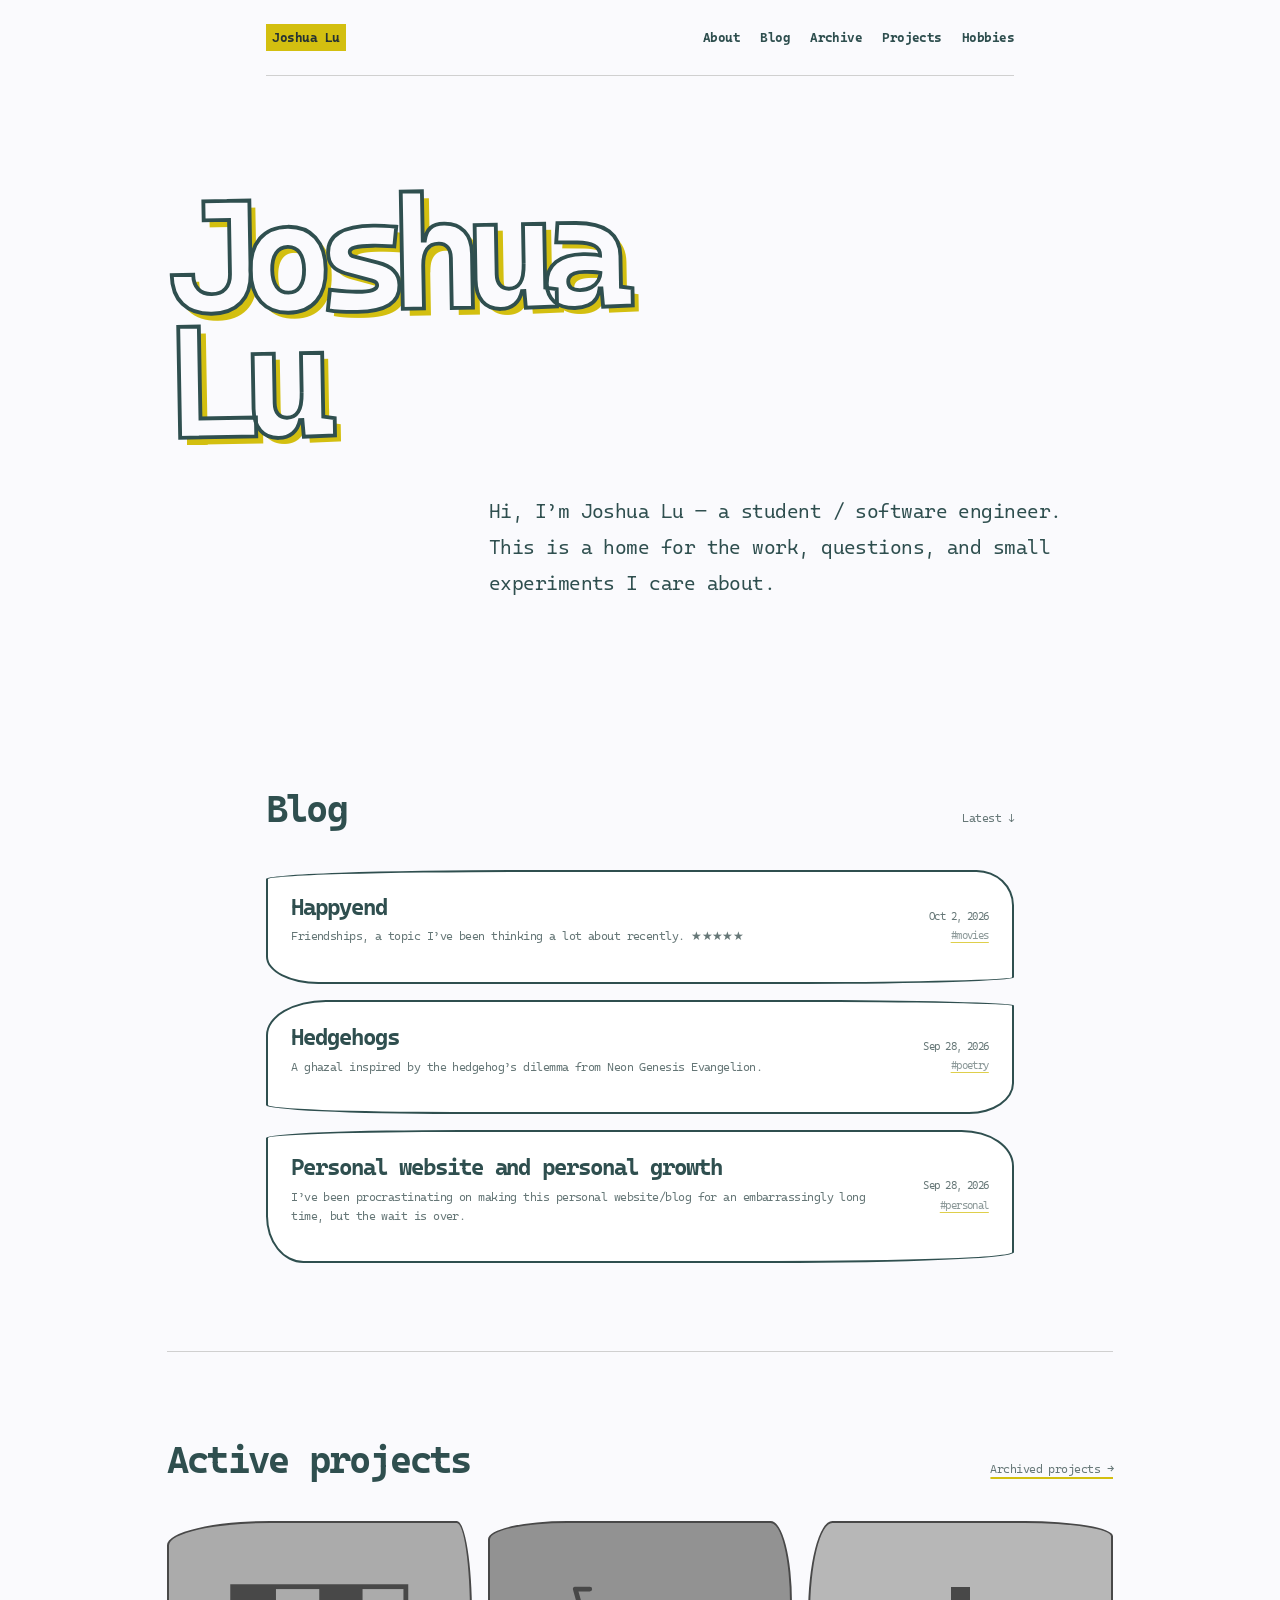
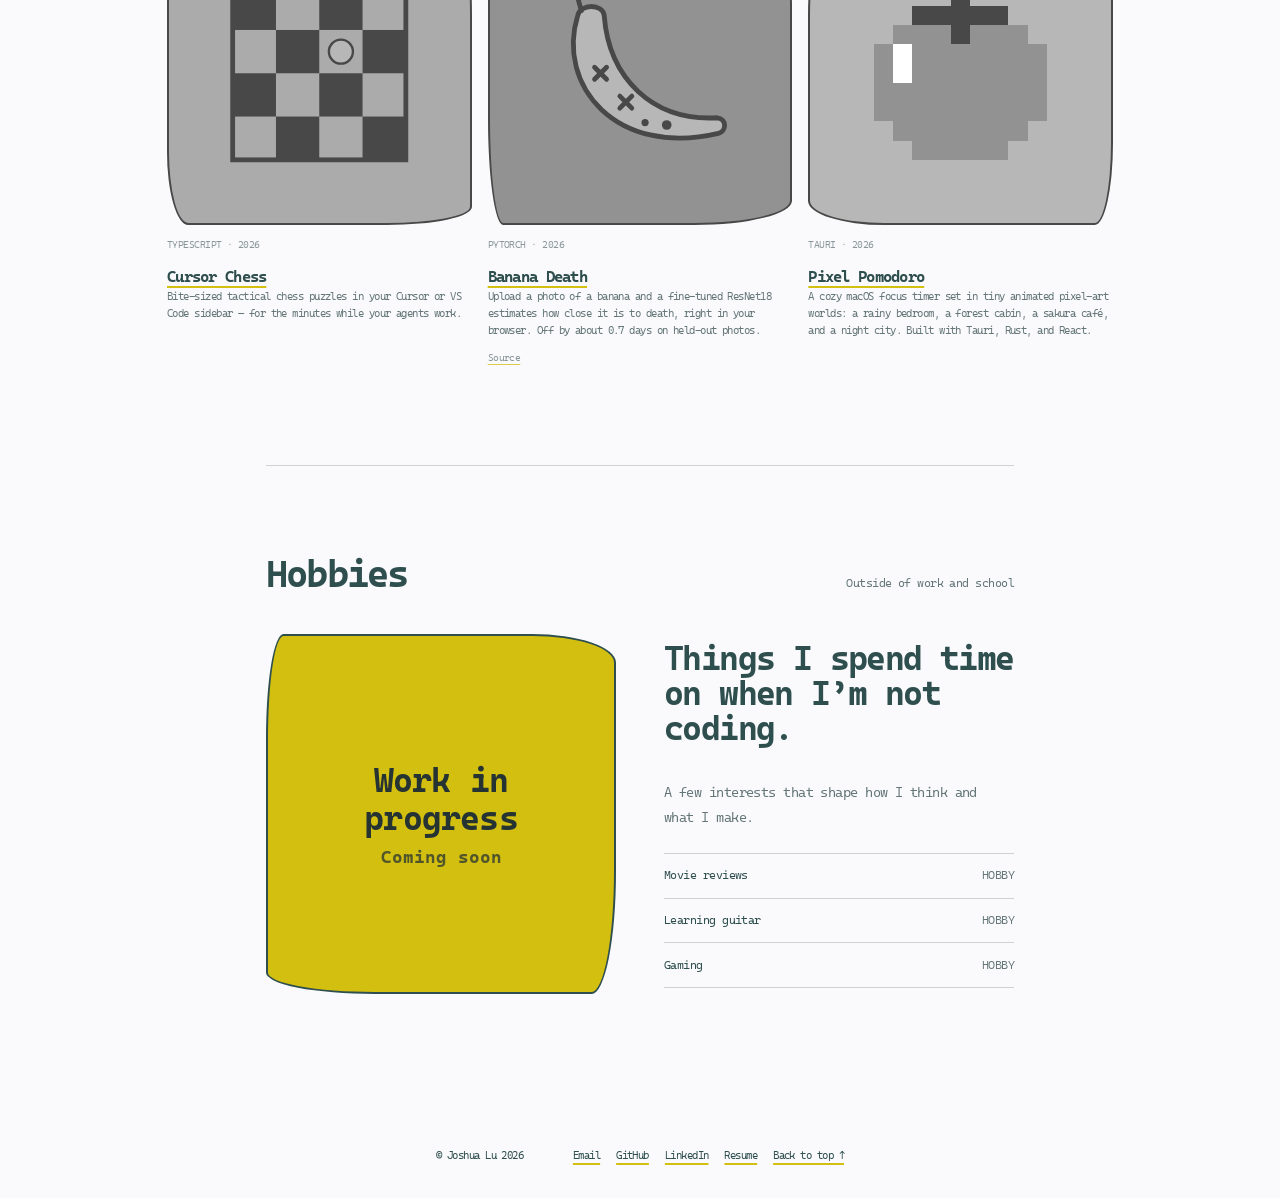
<file: index.html>
<!doctype html>
<html lang="en">
<head>
  <meta charset="utf-8" />
  <meta name="viewport" content="width=device-width, initial-scale=1, viewport-fit=cover" />
  <meta name="color-scheme" content="light dark" />
  <meta name="theme-color" content="#fafafd" media="(prefers-color-scheme: light)" />
  <meta name="theme-color" content="#2e2e38" media="(prefers-color-scheme: dark)" />
  <link rel="icon" href="favicon.svg" type="image/svg+xml" />
  <link rel="preconnect" href="https://fonts.googleapis.com">
  <link rel="preconnect" href="https://fonts.gstatic.com" crossorigin>
  <link href="https://fonts.googleapis.com/css2?family=Cascadia+Mono:ital,wght@0,350;0,500;0,700;1,350&display=swap" rel="stylesheet">
  <link rel="stylesheet" href="styles.css?v=2" />
  <title>Joshua Lu</title>
</head>
<body>
  <header class="page">
    <nav aria-label="Primary navigation">
      <a class="home-link" href="index.html">Joshua Lu</a>
      <div class="nav-links">
        <a href="about.html">About</a>
        <a href="index.html#journal">Blog</a>
        <a href="archive.html">Archive</a>
        <a href="index.html#work">Projects</a>
        <a href="index.html#hobbies">Hobbies</a>
      </div>
    </nav>
  </header>

  <main id="top">
    <div class="hero outdent">
      <h1 class="hero-name">Joshua<br>Lu</h1>
      <div class="hero-copy">
        <p>Hi, I’m Joshua Lu — a student / software engineer. This is a home for the work, questions, and small experiments I care about.</p>
      </div>
    </div>

    <section id="journal" class="page">
      <div class="section-head">
        <h2>Blog</h2>
        <span class="section-label">Latest ↓</span>
      </div>
      <div class="post-list">
        <article class="post">
          <div>
            <h3><a href="blog/happyend.html">Happyend</a></h3>
            <p>Friendships, a topic I’ve been thinking a lot about recently. ★★★★★</p>
          </div>
          <div class="post-meta">
            <time datetime="2026-10-02">Oct 2, 2026</time>
            <span class="post-tags">
              <a class="tag" href="tag/movies.html">#movies</a>
            </span>
          </div>
        </article>
        <article class="post">
          <div>
            <h3><a href="blog/hedgehogs.html">Hedgehogs</a></h3>
            <p>A ghazal inspired by the hedgehog’s dilemma from Neon Genesis Evangelion.</p>
          </div>
          <div class="post-meta">
            <time datetime="2026-09-28">Sep 28, 2026</time>
            <span class="post-tags">
              <a class="tag" href="tag/poetry.html">#poetry</a>
            </span>
          </div>
        </article>
        <article class="post">
          <div>
            <h3><a href="blog/personal-website-and-personal-growth.html">Personal website and personal growth</a></h3>
            <p>I’ve been procrastinating on making this personal website/blog for an embarrassingly long time, but the wait is over.</p>
          </div>
          <div class="post-meta">
            <time datetime="2026-09-28">Sep 28, 2026</time>
            <span class="post-tags">
              <a class="tag" href="tag/personal.html">#personal</a>
            </span>
          </div>
        </article>
      </div>
    </section>

    <section id="work" class="outdent">
      <div class="section-head">
        <h2>Active projects</h2>
        <a class="section-label" href="archived.html">Archived projects →</a>
      </div>
      <div class="project-grid">
        <article class="project-card">
          <div class="project-art" aria-hidden="true">
            <a class="project-art-link" href="https://open-vsx.org/extension/gogojo/cursor-chess" tabindex="-1">
              <svg viewBox="0 0 200 200" fill="none">
                <rect x="28" y="28" width="144" height="144" stroke="currentColor" stroke-width="4"/>
                <rect x="28" y="28" width="36" height="36" fill="currentColor"/>
                <rect x="100" y="28" width="36" height="36" fill="currentColor"/>
                <rect x="64" y="64" width="36" height="36" fill="currentColor"/>
                <rect x="136" y="64" width="36" height="36" fill="currentColor"/>
                <rect x="28" y="100" width="36" height="36" fill="currentColor"/>
                <rect x="100" y="100" width="36" height="36" fill="currentColor"/>
                <rect x="64" y="136" width="36" height="36" fill="currentColor"/>
                <rect x="136" y="136" width="36" height="36" fill="currentColor"/>
                <circle cx="118" cy="82" r="10" fill="var(--accent)" stroke="currentColor" stroke-width="2"/>
              </svg>
            </a>
          </div>
          <span class="tag">TYPESCRIPT · 2026</span>
          <h3><a href="https://open-vsx.org/extension/gogojo/cursor-chess">Cursor Chess</a></h3>
          <p>Bite-sized tactical chess puzzles in your Cursor or VS Code sidebar — for the minutes while your agents work.</p>
        </article>
        <article class="project-card">
          <div class="project-art" aria-hidden="true">
            <a class="project-art-link" href="https://gogojo.github.io/BananaDeath/" tabindex="-1">
              <svg viewBox="0 0 200 200" fill="none">
                <path d="M48 52C30 110 80 170 165 150c7-2 7-12-1-13-54 3-90-33-94-85-1-10-20-10-22 0z" fill="var(--accent)" stroke="currentColor" stroke-width="4" stroke-linejoin="round"/>
                <path d="M51 48l-5-18h12" stroke="currentColor" stroke-width="4" stroke-linecap="round" stroke-linejoin="round"/>
                <path d="M62 95l10 10M72 95l-10 10M83 119l10 10M93 119l-10 10" stroke="currentColor" stroke-width="4" stroke-linecap="round"/>
                <circle cx="122" cy="143" r="4" fill="currentColor"/>
                <circle cx="104" cy="141" r="3" fill="currentColor"/>
              </svg>
            </a>
          </div>
          <span class="tag">PYTORCH · 2026</span>
          <h3><a href="https://gogojo.github.io/BananaDeath/">Banana Death</a></h3>
          <p>Upload a photo of a banana and a fine-tuned ResNet18 estimates how close it is to death, right in your browser. Off by about 0.7 days on held-out photos. <a class="tag" href="https://github.com/GOGOJO/BananaDeath">Source</a></p>
        </article>
        <article class="project-card">
          <div class="project-art" aria-hidden="true">
            <a class="project-art-link" href="https://github.com/GOGOJO/pixel-pomodoro" tabindex="-1">
              <svg viewBox="0 0 200 200" fill="none" shape-rendering="crispEdges">
                <rect x="92" y="28" width="16" height="16" fill="currentColor"/>
                <rect x="60" y="44" width="80" height="16" fill="currentColor"/>
                <rect x="44" y="60" width="48" height="16" fill="var(--coral)"/>
                <rect x="92" y="60" width="16" height="16" fill="currentColor"/>
                <rect x="108" y="60" width="48" height="16" fill="var(--coral)"/>
                <rect x="28" y="76" width="16" height="16" fill="var(--coral)"/>
                <rect x="44" y="76" width="16" height="16" fill="var(--surface)"/>
                <rect x="60" y="76" width="112" height="16" fill="var(--coral)"/>
                <rect x="28" y="92" width="16" height="16" fill="var(--coral)"/>
                <rect x="44" y="92" width="16" height="16" fill="var(--surface)"/>
                <rect x="60" y="92" width="112" height="16" fill="var(--coral)"/>
                <rect x="28" y="108" width="144" height="16" fill="var(--coral)"/>
                <rect x="28" y="124" width="144" height="16" fill="var(--coral)"/>
                <rect x="44" y="140" width="112" height="16" fill="var(--coral)"/>
                <rect x="60" y="156" width="80" height="16" fill="var(--coral)"/>
              </svg>
            </a>
          </div>
          <span class="tag">TAURI · 2026</span>
          <h3><a href="https://github.com/GOGOJO/pixel-pomodoro">Pixel Pomodoro</a></h3>
          <p>A cozy macOS focus timer set in tiny animated pixel-art worlds: a rainy bedroom, a forest cabin, a sakura café, and a night city. Built with Tauri, Rust, and React.</p>
        </article>
      </div>
    </section>

    <section id="hobbies" class="page">
      <div class="section-head">
        <h2>Hobbies</h2>
        <span class="section-label">Outside of work and school</span>
      </div>
      <div class="playground">
        <div class="canvas" role="img" aria-label="Hobbies section work in progress">
          <span class="canvas-word">Work in progress<small>Coming soon</small></span>
        </div>
        <div class="play-copy">
          <h3>Things I spend time on when I’m not coding.</h3>
          <p>A few interests that shape how I think and what I make.</p>
          <ul class="play-list">
            <li><span>Movie reviews</span><span>HOBBY</span></li>
            <li><span>Learning guitar</span><span>HOBBY</span></li>
            <li><span>Gaming</span><span>HOBBY</span></li>
          </ul>
        </div>
      </div>
    </section>
  </main>

  <footer class="page">
    <div class="footer-row">
      <span>© Joshua Lu 2026</span>
      <div class="footer-links">
        <a href="mailto:jlu69@ucla.edu">Email</a>
        <a href="https://github.com/GOGOJO">GitHub</a>
        <a href="https://www.linkedin.com/in/joshualu0201/">LinkedIn</a>
        <a href="resume.pdf">Resume</a>
        <a href="#top">Back to top ↑</a>
      </div>
    </div>
  </footer>
</body>
</html>
</file>
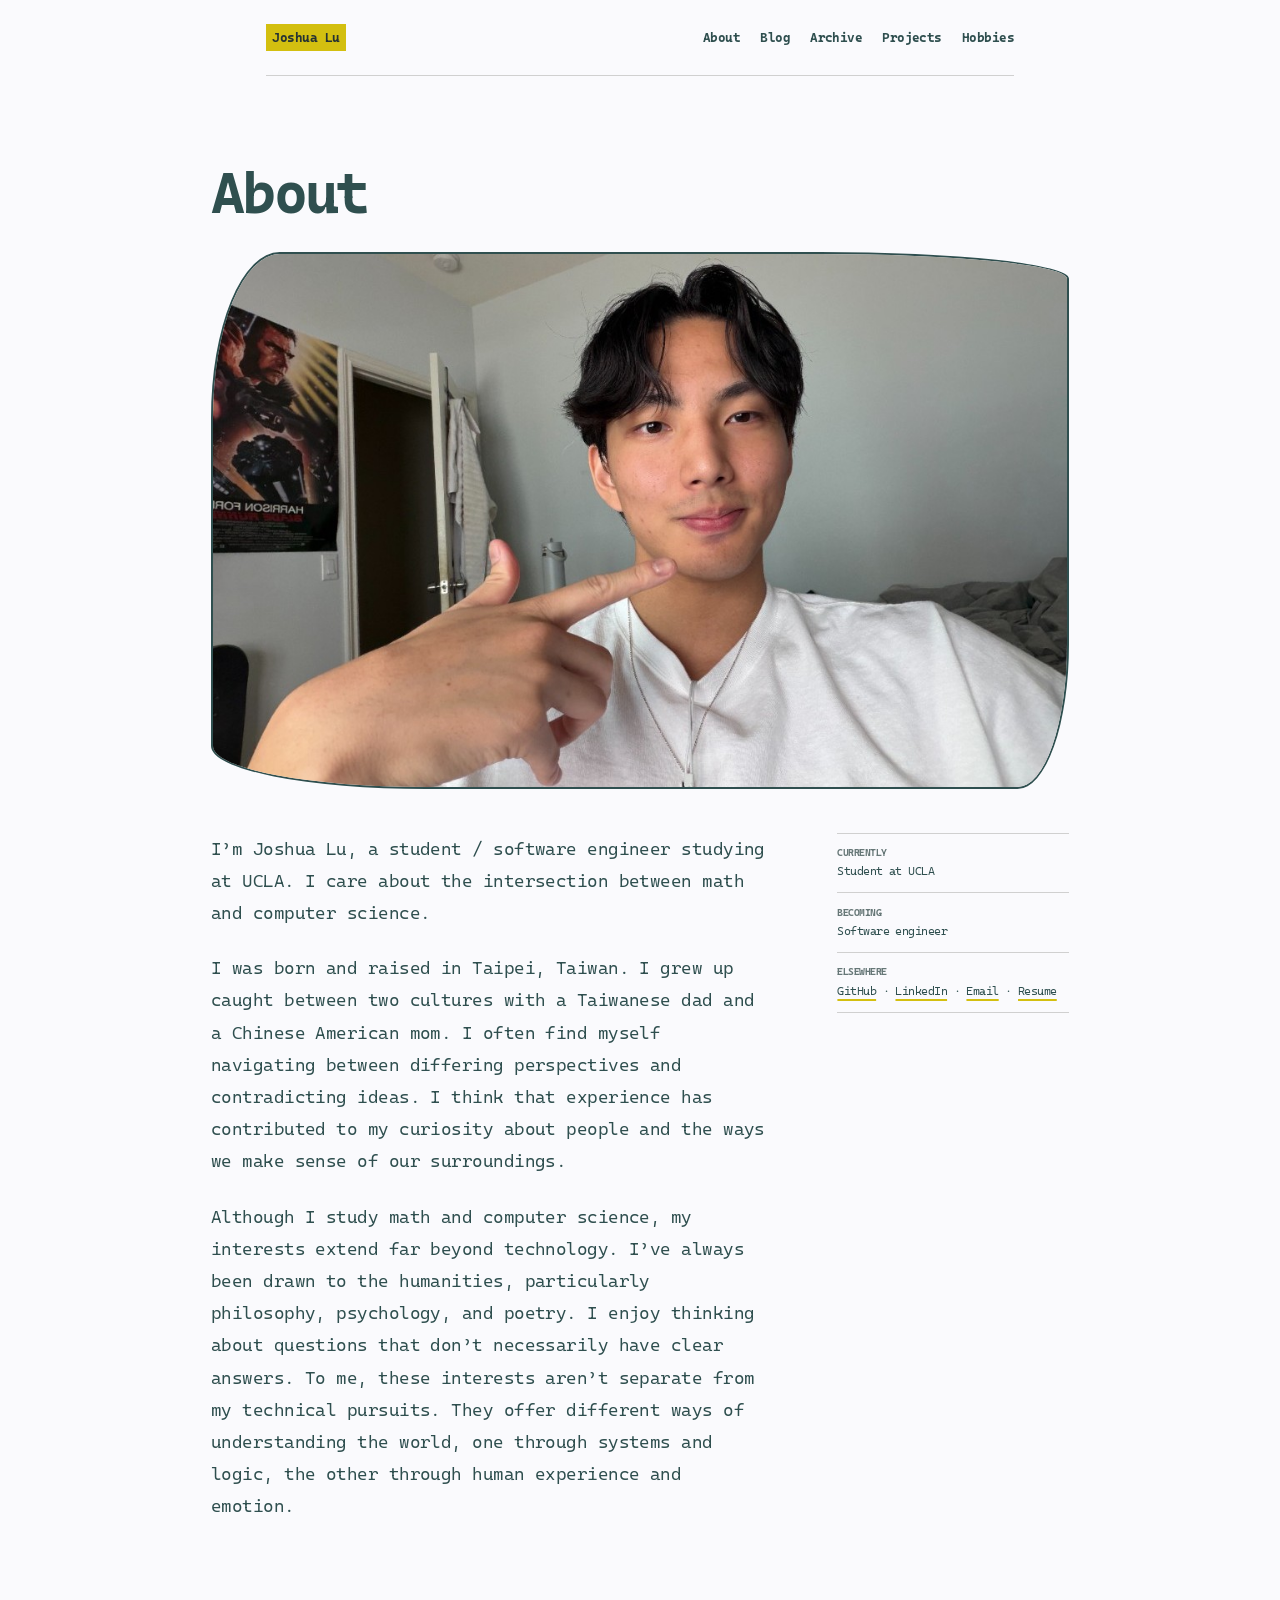
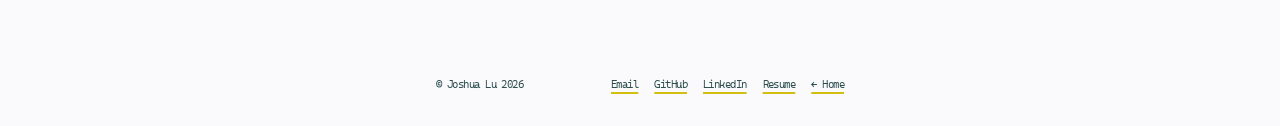
<file: about.html>
<!doctype html>
<html lang="en">
<head>
  <meta charset="utf-8" />
  <meta name="viewport" content="width=device-width, initial-scale=1, viewport-fit=cover" />
  <meta name="color-scheme" content="light dark" />
  <meta name="theme-color" content="#fafafd" media="(prefers-color-scheme: light)" />
  <meta name="theme-color" content="#2e2e38" media="(prefers-color-scheme: dark)" />
  <link rel="icon" href="favicon.svg" type="image/svg+xml" />
  <link rel="preconnect" href="https://fonts.googleapis.com">
  <link rel="preconnect" href="https://fonts.gstatic.com" crossorigin>
  <link href="https://fonts.googleapis.com/css2?family=Cascadia+Mono:ital,wght@0,350;0,500;0,700;1,350&display=swap" rel="stylesheet">
  <link rel="stylesheet" href="styles.css" />
  <title>About — Joshua Lu</title>
</head>
<body>
  <header class="page">
    <nav aria-label="Primary navigation">
      <a class="home-link" href="index.html">Joshua Lu</a>
      <div class="nav-links">
        <a href="about.html" aria-current="page">About</a>
        <a href="index.html#journal">Blog</a>
        <a href="archive.html">Archive</a>
        <a href="index.html#work">Projects</a>
        <a href="index.html#hobbies">Hobbies</a>
      </div>
    </nav>
  </header>

  <main id="top" class="page about-page">
    <div class="section-head">
      <h1>About</h1>
    </div>

    <figure class="about-photo-wrap">
      <img
        class="about-photo"
        src="images/joshua.jpg"
        alt="Joshua Lu"
        width="1024"
        height="692"
      />
    </figure>

    <div class="about-grid">
      <div class="about-copy">
        <p>I’m Joshua Lu, a student / software engineer studying at UCLA. I care about the intersection between math and computer science.</p>
        <p>I was born and raised in Taipei, Taiwan. I grew up caught between two cultures with a Taiwanese dad and a Chinese American mom. I often find myself navigating between differing perspectives and contradicting ideas. I think that experience has contributed to my curiosity about people and the ways we make sense of our surroundings.</p>
        <p>Although I study math and computer science, my interests extend far beyond technology. I’ve always been drawn to the humanities, particularly philosophy, psychology, and poetry. I enjoy thinking about questions that don’t necessarily have clear answers. To me, these interests aren’t separate from my technical pursuits. They offer different ways of understanding the world, one through systems and logic, the other through human experience and emotion.</p>
      </div>
      <ul class="facts">
        <li><small>CURRENTLY</small>Student at UCLA</li>
        <li><small>BECOMING</small>Software engineer</li>
        <li><small>ELSEWHERE</small><a href="https://github.com/GOGOJO">GitHub</a> · <a href="https://www.linkedin.com/in/joshualu0201/">LinkedIn</a> · <a href="mailto:jlu69@ucla.edu">Email</a> · <a href="resume.pdf">Resume</a></li>
      </ul>
    </div>
  </main>

  <footer class="page">
    <div class="footer-row">
      <span>© Joshua Lu 2026</span>
      <div class="footer-links">
        <a href="mailto:jlu69@ucla.edu">Email</a>
        <a href="https://github.com/GOGOJO">GitHub</a>
        <a href="https://www.linkedin.com/in/joshualu0201/">LinkedIn</a>
        <a href="resume.pdf">Resume</a>
        <a href="index.html">← Home</a>
      </div>
    </div>
  </footer>
</body>
</html>
</file>
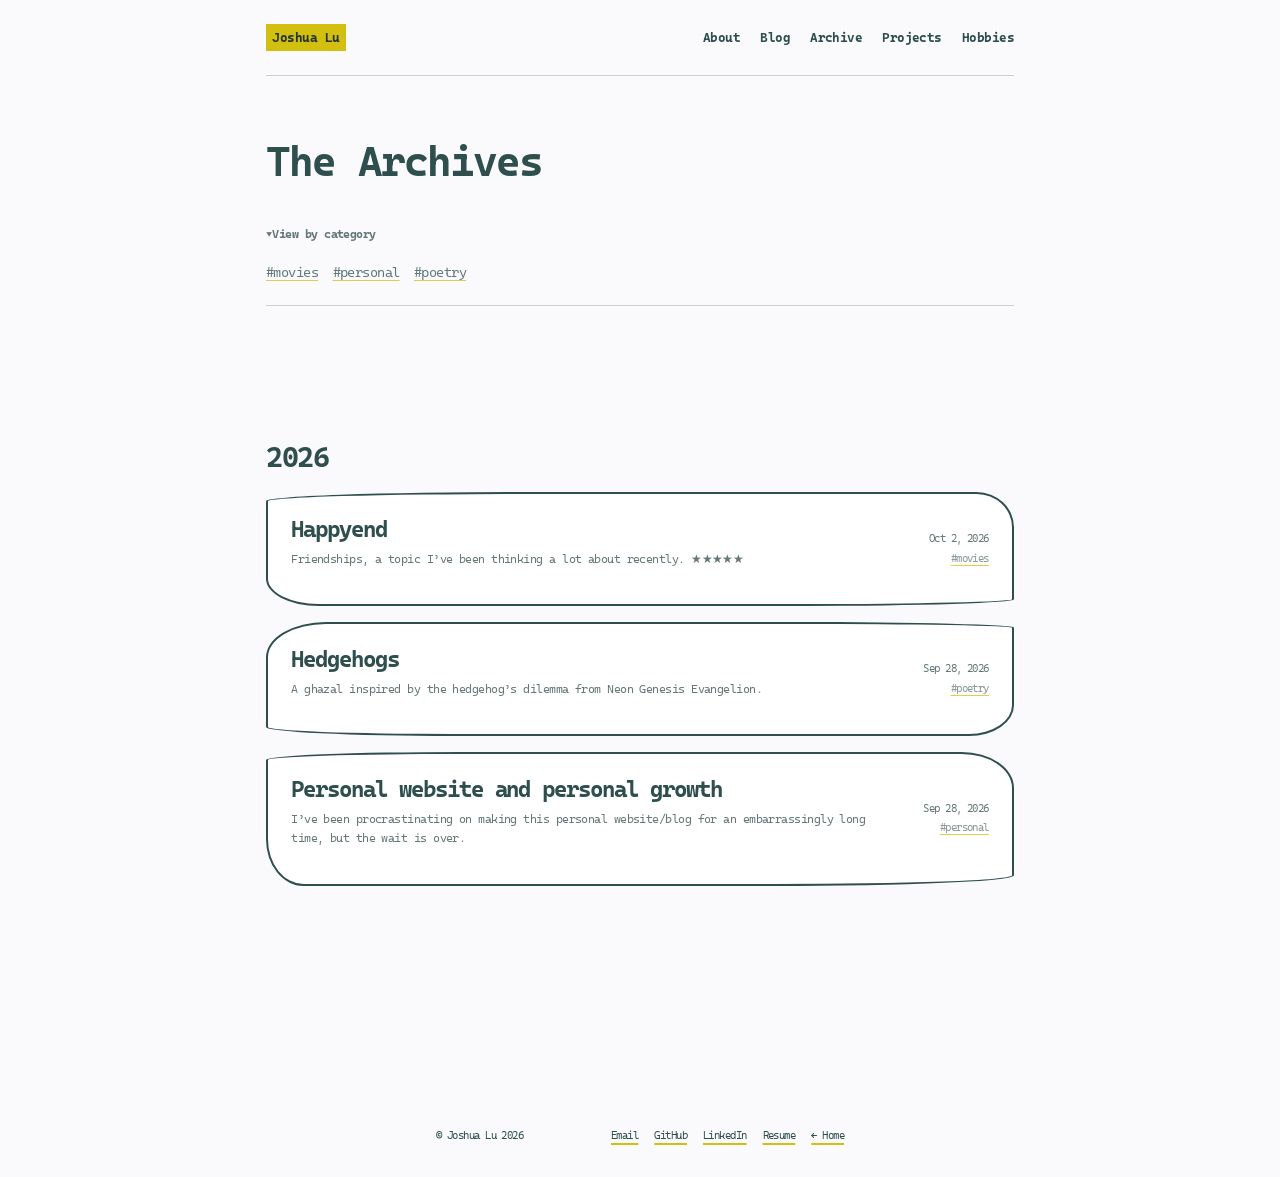
<file: archive.html>
<!doctype html>
<html lang="en">
<head>
  <meta charset="utf-8" />
  <meta name="viewport" content="width=device-width, initial-scale=1, viewport-fit=cover" />
  <meta name="color-scheme" content="light dark" />
  <meta name="theme-color" content="#fafafd" media="(prefers-color-scheme: light)" />
  <meta name="theme-color" content="#2e2e38" media="(prefers-color-scheme: dark)" />
  <link rel="icon" href="favicon.svg" type="image/svg+xml" />
  <link rel="preconnect" href="https://fonts.googleapis.com">
  <link rel="preconnect" href="https://fonts.gstatic.com" crossorigin>
  <link href="https://fonts.googleapis.com/css2?family=Cascadia+Mono:ital,wght@0,350;0,500;0,700;1,350&display=swap" rel="stylesheet">
  <link rel="stylesheet" href="styles.css" />
  <title>Archive — Joshua Lu</title>
</head>
<body>
  <header class="page">
    <nav aria-label="Primary navigation">
      <a class="home-link" href="index.html">Joshua Lu</a>
      <div class="nav-links">
        <a href="about.html">About</a>
        <a href="index.html#journal">Blog</a>
        <a href="archive.html" aria-current="page">Archive</a>
        <a href="index.html#work">Projects</a>
        <a href="index.html#hobbies">Hobbies</a>
      </div>
    </nav>
  </header>

  <main id="top" class="page archive-page">
    <div class="section-head">
      <h1>The Archives</h1>
    </div>

    <details class="archive-tags" open>
      <summary>View by category</summary>
      <div class="archive-tag-list">
        <a class="tag" href="tag/movies.html">#movies</a>
        <a class="tag" href="tag/personal.html">#personal</a>
        <a class="tag" href="tag/poetry.html">#poetry</a>
      </div>
    </details>

    <section class="timeline-year" aria-labelledby="year-2026">
      <h2 id="year-2026" class="timeline-title">2026</h2>
      <div class="post-list">
        <article class="post">
          <div>
            <h3><a href="blog/happyend.html">Happyend</a></h3>
            <p>Friendships, a topic I’ve been thinking a lot about recently. ★★★★★</p>
          </div>
          <div class="post-meta">
            <time datetime="2026-10-02">Oct 2, 2026</time>
            <span class="post-tags">
              <a class="tag" href="tag/movies.html">#movies</a>
            </span>
          </div>
        </article>
        <article class="post">
          <div>
            <h3><a href="blog/hedgehogs.html">Hedgehogs</a></h3>
            <p>A ghazal inspired by the hedgehog’s dilemma from Neon Genesis Evangelion.</p>
          </div>
          <div class="post-meta">
            <time datetime="2026-09-28">Sep 28, 2026</time>
            <span class="post-tags">
              <a class="tag" href="tag/poetry.html">#poetry</a>
            </span>
          </div>
        </article>
        <article class="post">
          <div>
            <h3><a href="blog/personal-website-and-personal-growth.html">Personal website and personal growth</a></h3>
            <p>I’ve been procrastinating on making this personal website/blog for an embarrassingly long time, but the wait is over.</p>
          </div>
          <div class="post-meta">
            <time datetime="2026-09-28">Sep 28, 2026</time>
            <span class="post-tags">
              <a class="tag" href="tag/personal.html">#personal</a>
            </span>
          </div>
        </article>
      </div>
    </section>
  </main>

  <footer class="page">
    <div class="footer-row">
      <span>© Joshua Lu 2026</span>
      <div class="footer-links">
        <a href="mailto:jlu69@ucla.edu">Email</a>
        <a href="https://github.com/GOGOJO">GitHub</a>
        <a href="https://www.linkedin.com/in/joshualu0201/">LinkedIn</a>
        <a href="resume.pdf">Resume</a>
        <a href="index.html">← Home</a>
      </div>
    </div>
  </footer>
</body>
</html>
</file>
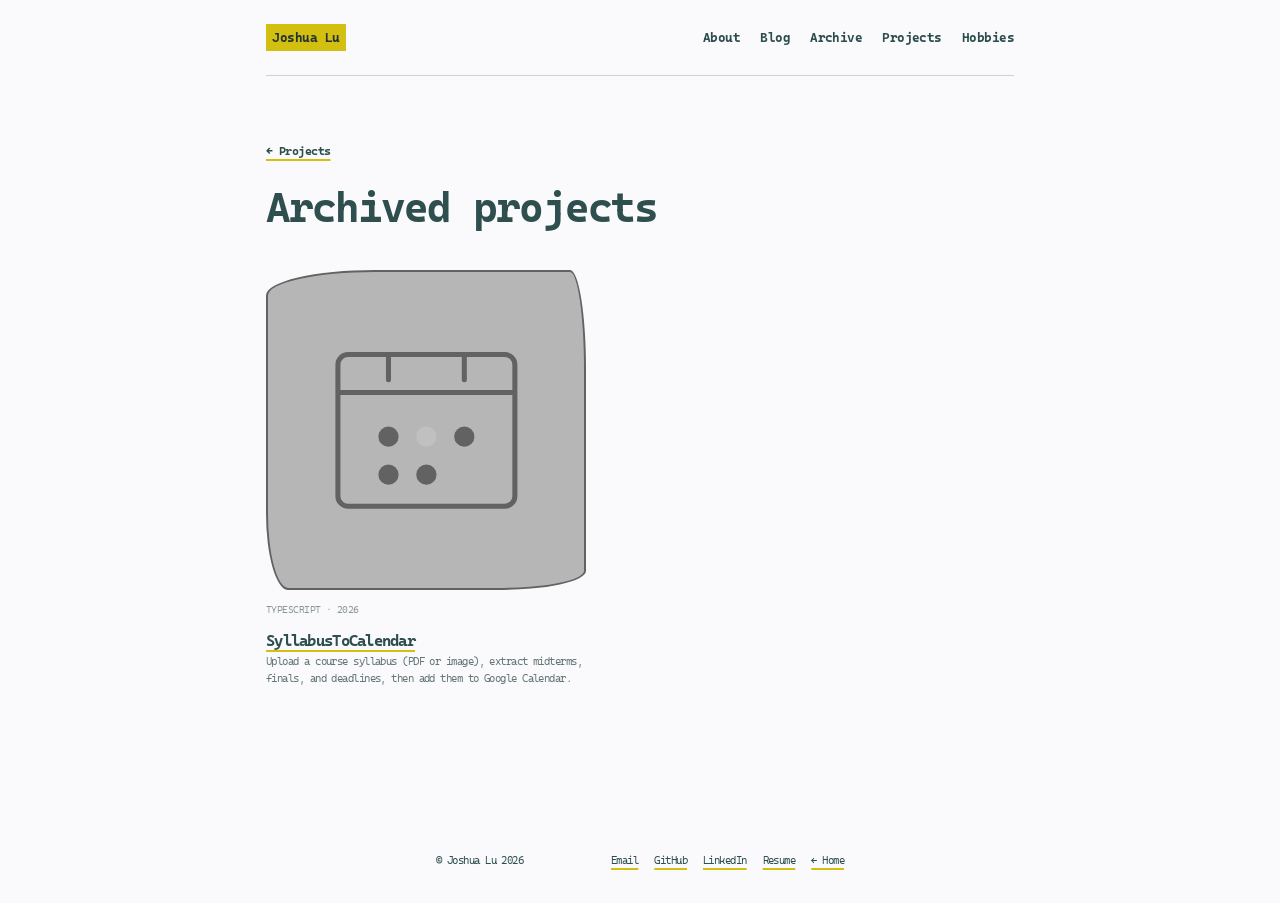
<file: archived.html>
<!doctype html>
<html lang="en">
<head>
  <meta charset="utf-8" />
  <meta name="viewport" content="width=device-width, initial-scale=1, viewport-fit=cover" />
  <meta name="color-scheme" content="light dark" />
  <meta name="theme-color" content="#fafafd" media="(prefers-color-scheme: light)" />
  <meta name="theme-color" content="#2e2e38" media="(prefers-color-scheme: dark)" />
  <link rel="icon" href="favicon.svg" type="image/svg+xml" />
  <link rel="preconnect" href="https://fonts.googleapis.com">
  <link rel="preconnect" href="https://fonts.gstatic.com" crossorigin>
  <link href="https://fonts.googleapis.com/css2?family=Cascadia+Mono:ital,wght@0,350;0,500;0,700;1,350&display=swap" rel="stylesheet">
  <link rel="stylesheet" href="styles.css" />
  <title>Archived projects — Joshua Lu</title>
</head>
<body>
  <header class="page">
    <nav aria-label="Primary navigation">
      <a class="home-link" href="index.html">Joshua Lu</a>
      <div class="nav-links">
        <a href="about.html">About</a>
        <a href="index.html#journal">Blog</a>
        <a href="archive.html">Archive</a>
        <a href="index.html#work" aria-current="page">Projects</a>
        <a href="index.html#hobbies">Hobbies</a>
      </div>
    </nav>
  </header>

  <main id="top" class="page archive-page">
    <p class="post-back"><a href="index.html#work">← Projects</a></p>
    <div class="section-head">
      <h1>Archived projects</h1>
    </div>
    <div class="project-grid">
      <article class="project-card project-card-archived">
        <div class="project-art" aria-hidden="true">
          <a class="project-art-link" href="https://github.com/GOGOJO/SyllabusToCalendar" tabindex="-1">
            <svg viewBox="0 0 200 200" fill="none">
              <rect x="30" y="40" width="140" height="120" rx="8" stroke="currentColor" stroke-width="4"/>
              <path d="M30 70h140" stroke="currentColor" stroke-width="4"/>
              <path d="M70 40v20M130 40v20" stroke="currentColor" stroke-width="4" stroke-linecap="round"/>
              <circle cx="70" cy="105" r="8" fill="currentColor"/>
              <circle cx="100" cy="105" r="8" fill="var(--accent)"/>
              <circle cx="130" cy="105" r="8" fill="currentColor"/>
              <circle cx="70" cy="135" r="8" fill="currentColor"/>
              <circle cx="100" cy="135" r="8" fill="currentColor"/>
            </svg>
          </a>
        </div>
        <span class="tag">TYPESCRIPT · 2026</span>
        <h3><a href="https://github.com/GOGOJO/SyllabusToCalendar">SyllabusToCalendar</a></h3>
        <p>Upload a course syllabus (PDF or image), extract midterms, finals, and deadlines, then add them to Google Calendar.</p>
      </article>
    </div>
  </main>

  <footer class="page">
    <div class="footer-row">
      <span>© Joshua Lu 2026</span>
      <div class="footer-links">
        <a href="mailto:jlu69@ucla.edu">Email</a>
        <a href="https://github.com/GOGOJO">GitHub</a>
        <a href="https://www.linkedin.com/in/joshualu0201/">LinkedIn</a>
        <a href="resume.pdf">Resume</a>
        <a href="index.html">← Home</a>
      </div>
    </div>
  </footer>
</body>
</html>
</file>
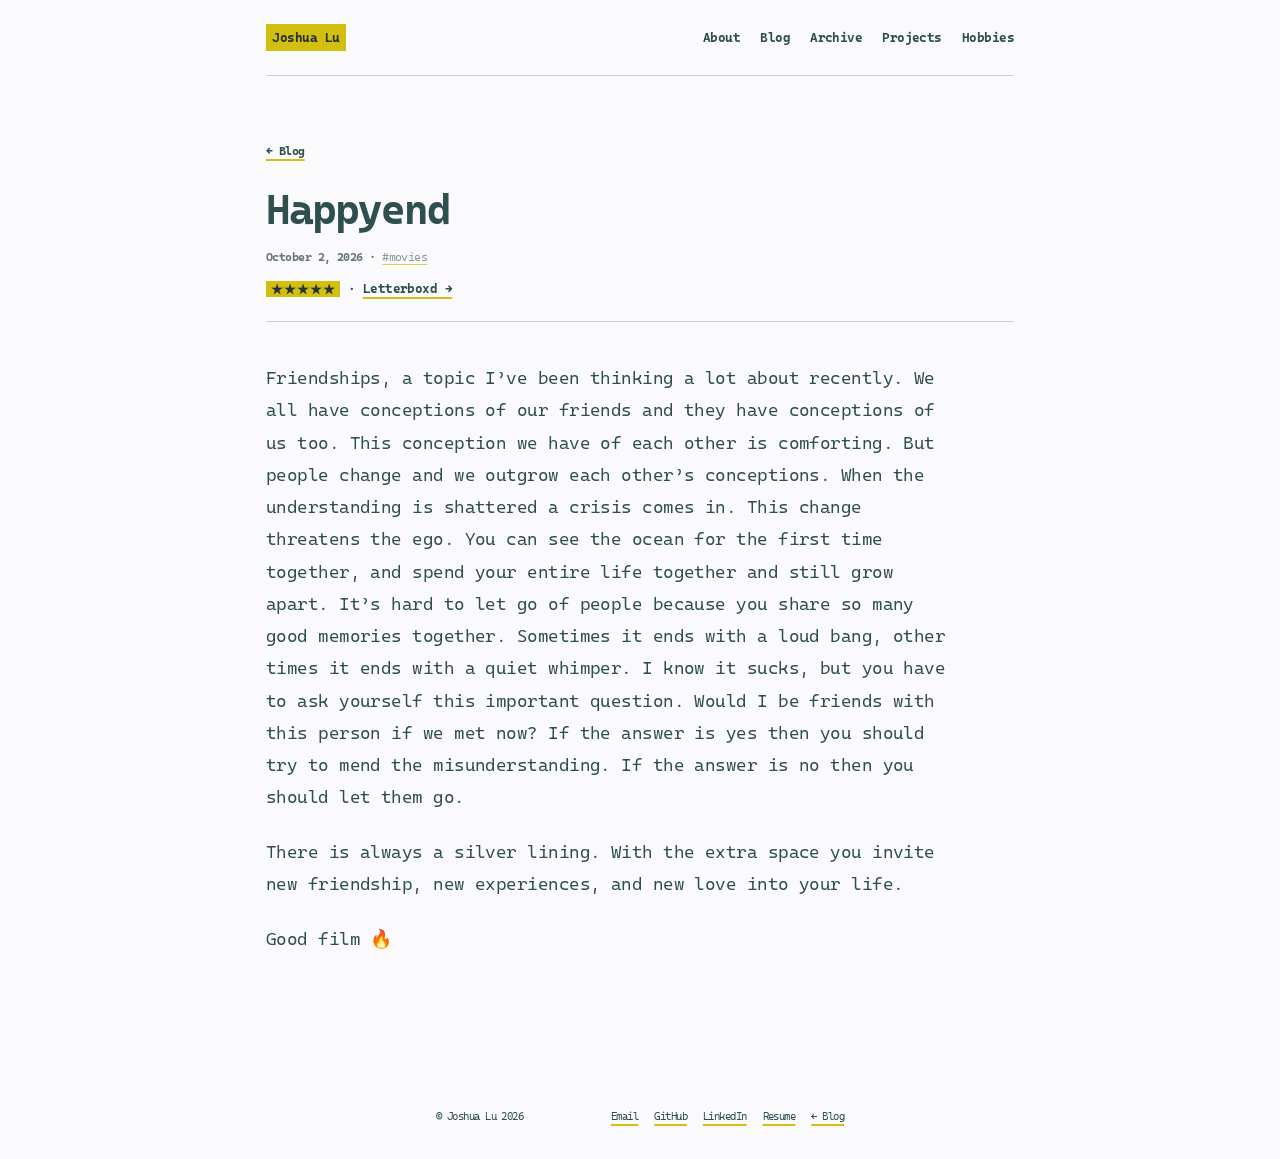
<file: blog/happyend.html>
<!doctype html>
<html lang="en">
<head>
  <meta charset="utf-8" />
  <meta name="viewport" content="width=device-width, initial-scale=1, viewport-fit=cover" />
  <meta name="color-scheme" content="light dark" />
  <meta name="theme-color" content="#fafafd" media="(prefers-color-scheme: light)" />
  <meta name="theme-color" content="#2e2e38" media="(prefers-color-scheme: dark)" />
  <link rel="icon" href="../favicon.svg" type="image/svg+xml" />
  <link rel="preconnect" href="https://fonts.googleapis.com">
  <link rel="preconnect" href="https://fonts.gstatic.com" crossorigin>
  <link href="https://fonts.googleapis.com/css2?family=Cascadia+Mono:ital,wght@0,350;0,500;0,700;1,350&display=swap" rel="stylesheet">
  <link rel="stylesheet" href="../styles.css" />
  <title>Happyend — Joshua Lu</title>
</head>
<body>
  <header class="page">
    <nav aria-label="Primary navigation">
      <a class="home-link" href="../index.html">Joshua Lu</a>
      <div class="nav-links">
        <a href="../about.html">About</a>
        <a href="../index.html#journal">Blog</a>
        <a href="../archive.html">Archive</a>
        <a href="../index.html#work">Projects</a>
        <a href="../index.html#hobbies">Hobbies</a>
      </div>
    </nav>
  </header>

  <main id="top" class="page post-page">
    <p class="post-back"><a href="../index.html#journal">← Blog</a></p>
    <header class="post-header">
      <h1>Happyend</h1>
      <p class="post-date">
        <time datetime="2026-10-02">October 2, 2026</time>
        ·
        <a class="tag" href="../tag/movies.html">#movies</a>
      </p>
      <p class="movie-meta">
        <span class="movie-rating" aria-label="5 out of 5 stars">★★★★★</span>
        ·
        <a href="https://letterboxd.com/gogojo/film/happyend/">Letterboxd →</a>
      </p>
    </header>

    <article class="post-body">
      <p>Friendships, a topic I’ve been thinking a lot about recently. We all have conceptions of our friends and they have conceptions of us too. This conception we have of each other is comforting. But people change and we outgrow each other’s conceptions. When the understanding is shattered a crisis comes in. This change threatens the ego. You can see the ocean for the first time together, and spend your entire life together and still grow apart. It’s hard to let go of people because you share so many good memories together. Sometimes it ends with a loud bang, other times it ends with a quiet whimper. I know it sucks, but you have to ask yourself this important question. Would I be friends with this person if we met now? If the answer is yes then you should try to mend the misunderstanding. If the answer is no then you should let them go.</p>
      <p>There is always a silver lining. With the extra space you invite new friendship, new experiences, and new love into your life.</p>
      <p>Good film 🔥</p>
    </article>
  </main>

  <footer class="page">
    <div class="footer-row">
      <span>© Joshua Lu 2026</span>
      <div class="footer-links">
        <a href="mailto:jlu69@ucla.edu">Email</a>
        <a href="https://github.com/GOGOJO">GitHub</a>
        <a href="https://www.linkedin.com/in/joshualu0201/">LinkedIn</a>
        <a href="../resume.pdf">Resume</a>
        <a href="../index.html#journal">← Blog</a>
      </div>
    </div>
  </footer>
</body>
</html>
</file>
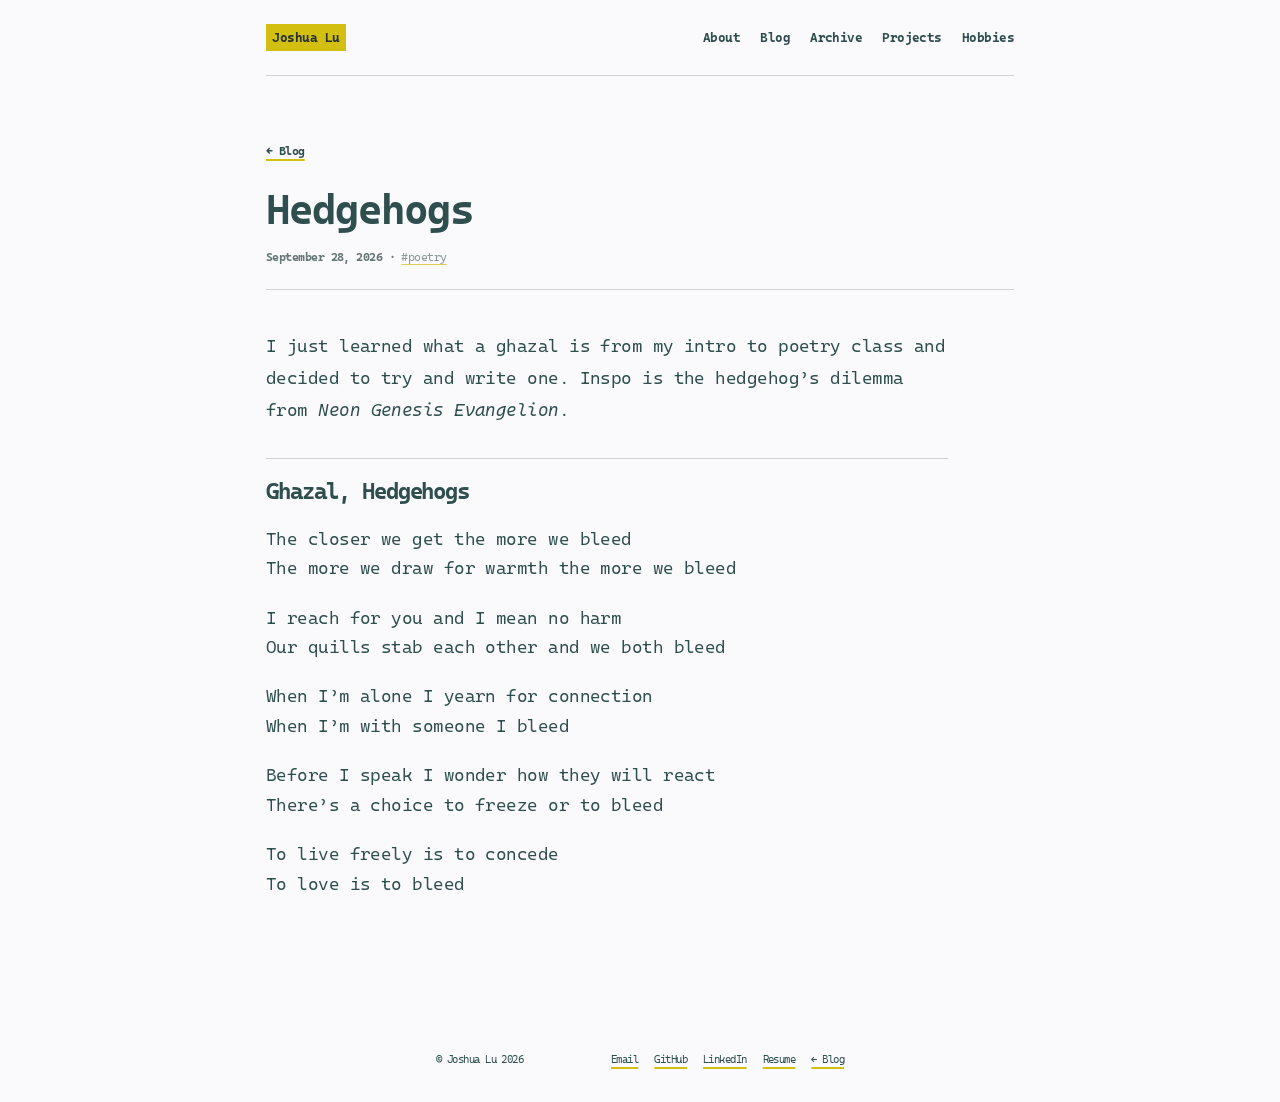
<file: blog/hedgehogs.html>
<!doctype html>
<html lang="en">
<head>
  <meta charset="utf-8" />
  <meta name="viewport" content="width=device-width, initial-scale=1, viewport-fit=cover" />
  <meta name="color-scheme" content="light dark" />
  <meta name="theme-color" content="#fafafd" media="(prefers-color-scheme: light)" />
  <meta name="theme-color" content="#2e2e38" media="(prefers-color-scheme: dark)" />
  <link rel="icon" href="../favicon.svg" type="image/svg+xml" />
  <link rel="preconnect" href="https://fonts.googleapis.com">
  <link rel="preconnect" href="https://fonts.gstatic.com" crossorigin>
  <link href="https://fonts.googleapis.com/css2?family=Cascadia+Mono:ital,wght@0,350;0,500;0,700;1,350&display=swap" rel="stylesheet">
  <link rel="stylesheet" href="../styles.css" />
  <title>Hedgehogs — Joshua Lu</title>
</head>
<body>
  <header class="page">
    <nav aria-label="Primary navigation">
      <a class="home-link" href="../index.html">Joshua Lu</a>
      <div class="nav-links">
        <a href="../about.html">About</a>
        <a href="../index.html#journal">Blog</a>
        <a href="../archive.html">Archive</a>
        <a href="../index.html#work">Projects</a>
        <a href="../index.html#hobbies">Hobbies</a>
      </div>
    </nav>
  </header>

  <main id="top" class="page post-page">
    <p class="post-back"><a href="../index.html#journal">← Blog</a></p>
    <header class="post-header">
      <h1>Hedgehogs</h1>
      <p class="post-date">
        <time datetime="2026-09-28">September 28, 2026</time>
        ·
        <a class="tag" href="../tag/poetry.html">#poetry</a>
      </p>
    </header>

    <article class="post-body">
      <p>I just learned what a ghazal is from my intro to poetry class and decided to try and write one. Inspo is the hedgehog’s dilemma from <em>Neon Genesis Evangelion</em>.</p>

      <div class="poem">
        <h2 class="poem-title">Ghazal, Hedgehogs</h2>
        <p>The closer we get the more we bleed<br>
        The more we draw for warmth the more we bleed</p>
        <p>I reach for you and I mean no harm<br>
        Our quills stab each other and we both bleed</p>
        <p>When I’m alone I yearn for connection<br>
        When I’m with someone I bleed</p>
        <p>Before I speak I wonder how they will react<br>
        There’s a choice to freeze or to bleed</p>
        <p>To live freely is to concede<br>
        To love is to bleed</p>
      </div>
    </article>
  </main>

  <footer class="page">
    <div class="footer-row">
      <span>© Joshua Lu 2026</span>
      <div class="footer-links">
        <a href="mailto:jlu69@ucla.edu">Email</a>
        <a href="https://github.com/GOGOJO">GitHub</a>
        <a href="https://www.linkedin.com/in/joshualu0201/">LinkedIn</a>
        <a href="../resume.pdf">Resume</a>
        <a href="../index.html#journal">← Blog</a>
      </div>
    </div>
  </footer>
</body>
</html>
</file>
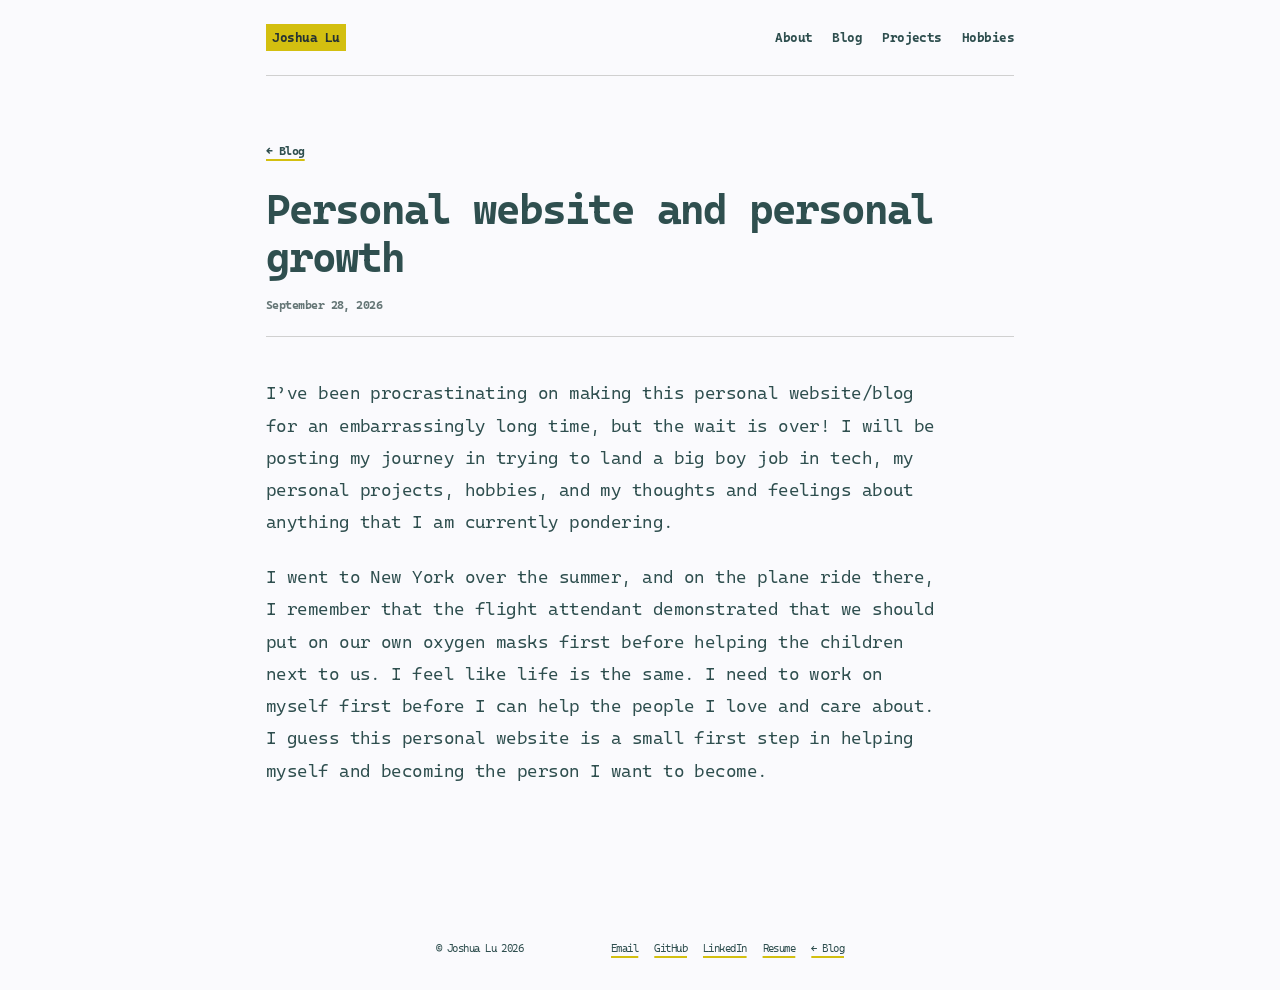
<file: blog/personal-website-and-personal-growth.html>
<!doctype html>
<html lang="en">
<head>
  <meta charset="utf-8" />
  <meta name="viewport" content="width=device-width, initial-scale=1, viewport-fit=cover" />
  <meta name="color-scheme" content="light dark" />
  <meta name="theme-color" content="#fafafd" media="(prefers-color-scheme: light)" />
  <meta name="theme-color" content="#2e2e38" media="(prefers-color-scheme: dark)" />
  <link rel="icon" href="../favicon.svg" type="image/svg+xml" />
  <link rel="preconnect" href="https://fonts.googleapis.com">
  <link rel="preconnect" href="https://fonts.gstatic.com" crossorigin>
  <link href="https://fonts.googleapis.com/css2?family=Cascadia+Mono:ital,wght@0,350;0,500;0,700;1,350&display=swap" rel="stylesheet">
  <link rel="stylesheet" href="../styles.css" />
  <title>Personal website and personal growth — Joshua Lu</title>
</head>
<body>
  <header class="page">
    <nav aria-label="Primary navigation">
      <a class="home-link" href="../index.html">Joshua Lu</a>
      <div class="nav-links">
        <a href="../about.html">About</a>
        <a href="../index.html#journal">Blog</a>
        <a href="../index.html#work">Projects</a>
        <a href="../index.html#hobbies">Hobbies</a>
      </div>
    </nav>
  </header>

  <main id="top" class="page post-page">
    <p class="post-back"><a href="../index.html#journal">← Blog</a></p>
    <header class="post-header">
      <h1>Personal website and personal growth</h1>
      <p class="post-date">
        <time datetime="2026-09-28">September 28, 2026</time>
      </p>
    </header>

    <article class="post-body">
      <p>I’ve been procrastinating on making this personal website/blog for an embarrassingly long time, but the wait is over! I will be posting my journey in trying to land a big boy job in tech, my personal projects, hobbies, and my thoughts and feelings about anything that I am currently pondering.</p>
      <p>I went to New York over the summer, and on the plane ride there, I remember that the flight attendant demonstrated that we should put on our own oxygen masks first before helping the children next to us. I feel like life is the same. I need to work on myself first before I can help the people I love and care about. I guess this personal website is a small first step in helping myself and becoming the person I want to become.</p>
    </article>
  </main>

  <footer class="page">
    <div class="footer-row">
      <span>© Joshua Lu 2026</span>
      <div class="footer-links">
        <a href="mailto:jlu69@ucla.edu">Email</a>
        <a href="https://github.com/GOGOJO">GitHub</a>
        <a href="https://www.linkedin.com/in/joshualu0201/">LinkedIn</a>
        <a href="../resume.pdf">Resume</a>
        <a href="../index.html#journal">← Blog</a>
      </div>
    </div>
  </footer>
</body>
</html>
</file>
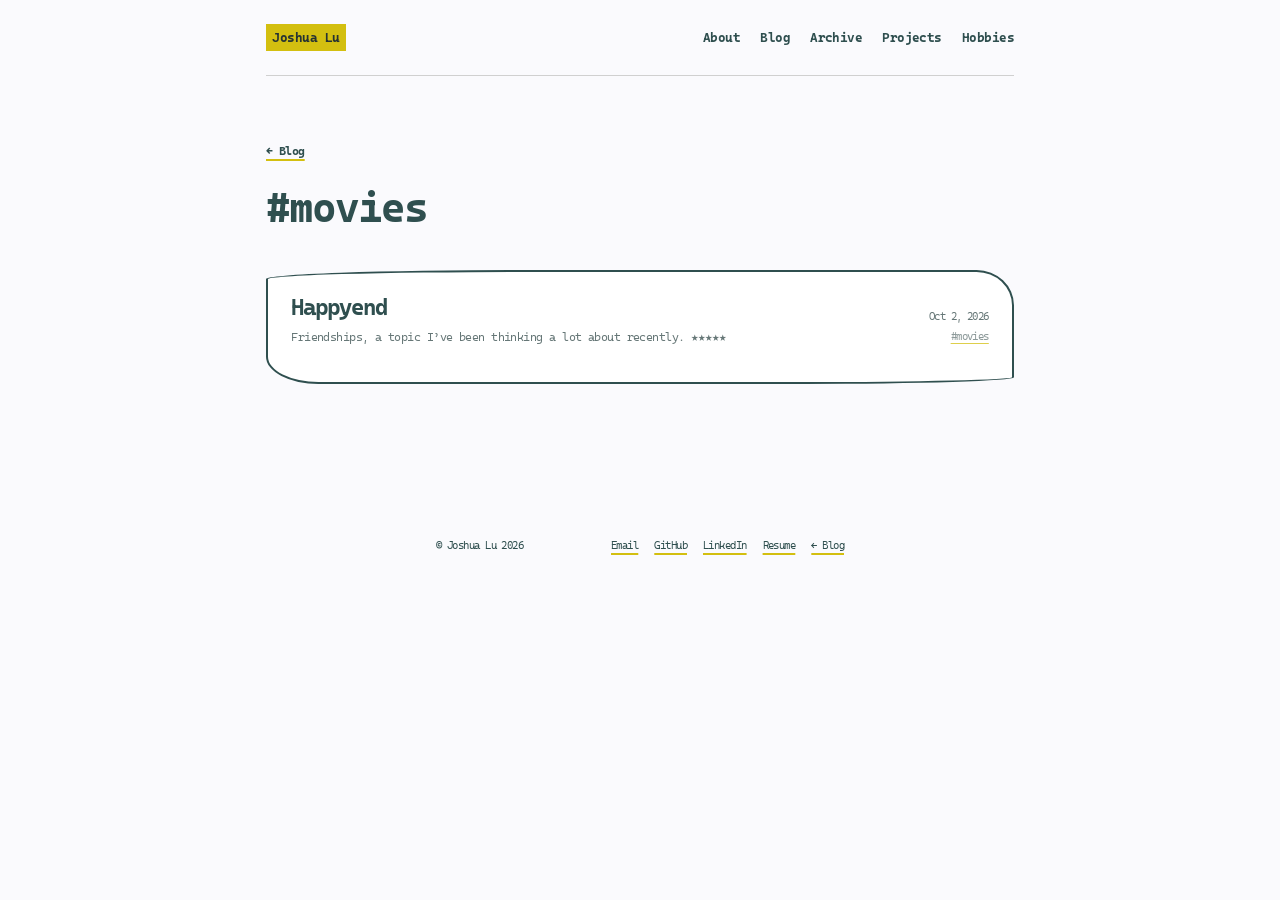
<file: tag/movies.html>
<!doctype html>
<html lang="en">
<head>
  <meta charset="utf-8" />
  <meta name="viewport" content="width=device-width, initial-scale=1, viewport-fit=cover" />
  <meta name="color-scheme" content="light dark" />
  <meta name="theme-color" content="#fafafd" media="(prefers-color-scheme: light)" />
  <meta name="theme-color" content="#2e2e38" media="(prefers-color-scheme: dark)" />
  <link rel="icon" href="../favicon.svg" type="image/svg+xml" />
  <link rel="preconnect" href="https://fonts.googleapis.com">
  <link rel="preconnect" href="https://fonts.gstatic.com" crossorigin>
  <link href="https://fonts.googleapis.com/css2?family=Cascadia+Mono:ital,wght@0,350;0,500;0,700;1,350&display=swap" rel="stylesheet">
  <link rel="stylesheet" href="../styles.css" />
  <title>#movies — Joshua Lu</title>
</head>
<body>
  <header class="page">
    <nav aria-label="Primary navigation">
      <a class="home-link" href="../index.html">Joshua Lu</a>
      <div class="nav-links">
        <a href="../about.html">About</a>
        <a href="../index.html#journal">Blog</a>
        <a href="../archive.html">Archive</a>
        <a href="../index.html#work">Projects</a>
        <a href="../index.html#hobbies">Hobbies</a>
      </div>
    </nav>
  </header>

  <main id="top" class="page tag-page">
    <p class="post-back"><a href="../index.html#journal">← Blog</a></p>
    <div class="section-head">
      <h1>#movies</h1>
    </div>
    <div class="post-list">
      <article class="post">
        <div>
          <h3><a href="../blog/happyend.html">Happyend</a></h3>
          <p>Friendships, a topic I’ve been thinking a lot about recently. ★★★★★</p>
        </div>
        <div class="post-meta">
          <time datetime="2026-10-02">Oct 2, 2026</time>
          <span class="post-tags">
            <a class="tag" href="movies.html">#movies</a>
          </span>
        </div>
      </article>
    </div>
  </main>

  <footer class="page">
    <div class="footer-row">
      <span>© Joshua Lu 2026</span>
      <div class="footer-links">
        <a href="mailto:jlu69@ucla.edu">Email</a>
        <a href="https://github.com/GOGOJO">GitHub</a>
        <a href="https://www.linkedin.com/in/joshualu0201/">LinkedIn</a>
        <a href="../resume.pdf">Resume</a>
        <a href="../index.html#journal">← Blog</a>
      </div>
    </div>
  </footer>
</body>
</html>
</file>
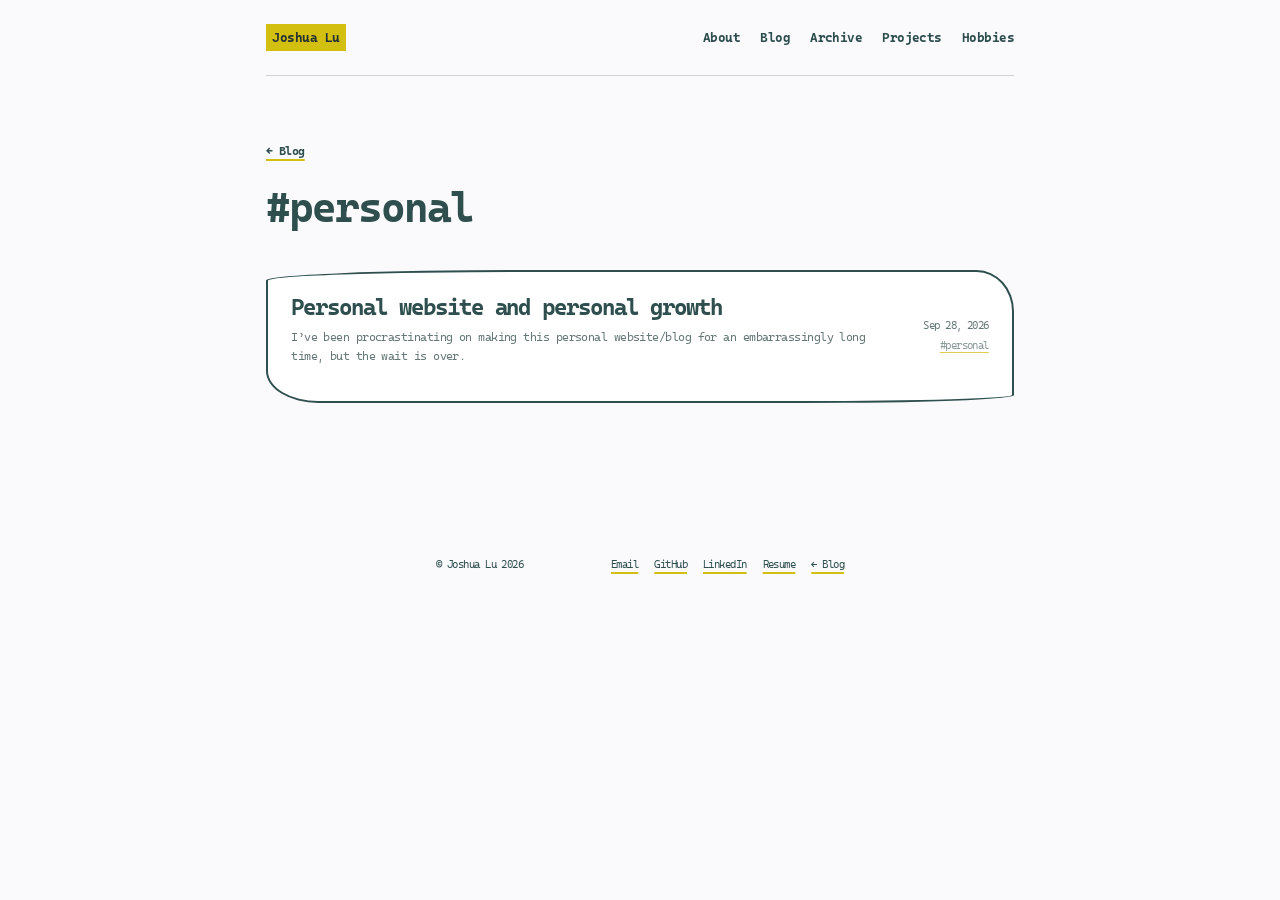
<file: tag/personal.html>
<!doctype html>
<html lang="en">
<head>
  <meta charset="utf-8" />
  <meta name="viewport" content="width=device-width, initial-scale=1, viewport-fit=cover" />
  <meta name="color-scheme" content="light dark" />
  <meta name="theme-color" content="#fafafd" media="(prefers-color-scheme: light)" />
  <meta name="theme-color" content="#2e2e38" media="(prefers-color-scheme: dark)" />
  <link rel="icon" href="../favicon.svg" type="image/svg+xml" />
  <link rel="preconnect" href="https://fonts.googleapis.com">
  <link rel="preconnect" href="https://fonts.gstatic.com" crossorigin>
  <link href="https://fonts.googleapis.com/css2?family=Cascadia+Mono:ital,wght@0,350;0,500;0,700;1,350&display=swap" rel="stylesheet">
  <link rel="stylesheet" href="../styles.css" />
  <title>#personal — Joshua Lu</title>
</head>
<body>
  <header class="page">
    <nav aria-label="Primary navigation">
      <a class="home-link" href="../index.html">Joshua Lu</a>
      <div class="nav-links">
        <a href="../about.html">About</a>
        <a href="../index.html#journal">Blog</a>
        <a href="../archive.html">Archive</a>
        <a href="../index.html#work">Projects</a>
        <a href="../index.html#hobbies">Hobbies</a>
      </div>
    </nav>
  </header>

  <main id="top" class="page tag-page">
    <p class="post-back"><a href="../index.html#journal">← Blog</a></p>
    <div class="section-head">
      <h1>#personal</h1>
    </div>
    <div class="post-list">
      <article class="post">
        <div>
          <h3><a href="../blog/personal-website-and-personal-growth.html">Personal website and personal growth</a></h3>
          <p>I’ve been procrastinating on making this personal website/blog for an embarrassingly long time, but the wait is over.</p>
        </div>
        <div class="post-meta">
          <time datetime="2026-09-28">Sep 28, 2026</time>
          <span class="post-tags">
            <a class="tag" href="personal.html">#personal</a>
          </span>
        </div>
      </article>
    </div>
  </main>

  <footer class="page">
    <div class="footer-row">
      <span>© Joshua Lu 2026</span>
      <div class="footer-links">
        <a href="mailto:jlu69@ucla.edu">Email</a>
        <a href="https://github.com/GOGOJO">GitHub</a>
        <a href="https://www.linkedin.com/in/joshualu0201/">LinkedIn</a>
        <a href="../resume.pdf">Resume</a>
        <a href="../index.html#journal">← Blog</a>
      </div>
    </div>
  </footer>
</body>
</html>
</file>
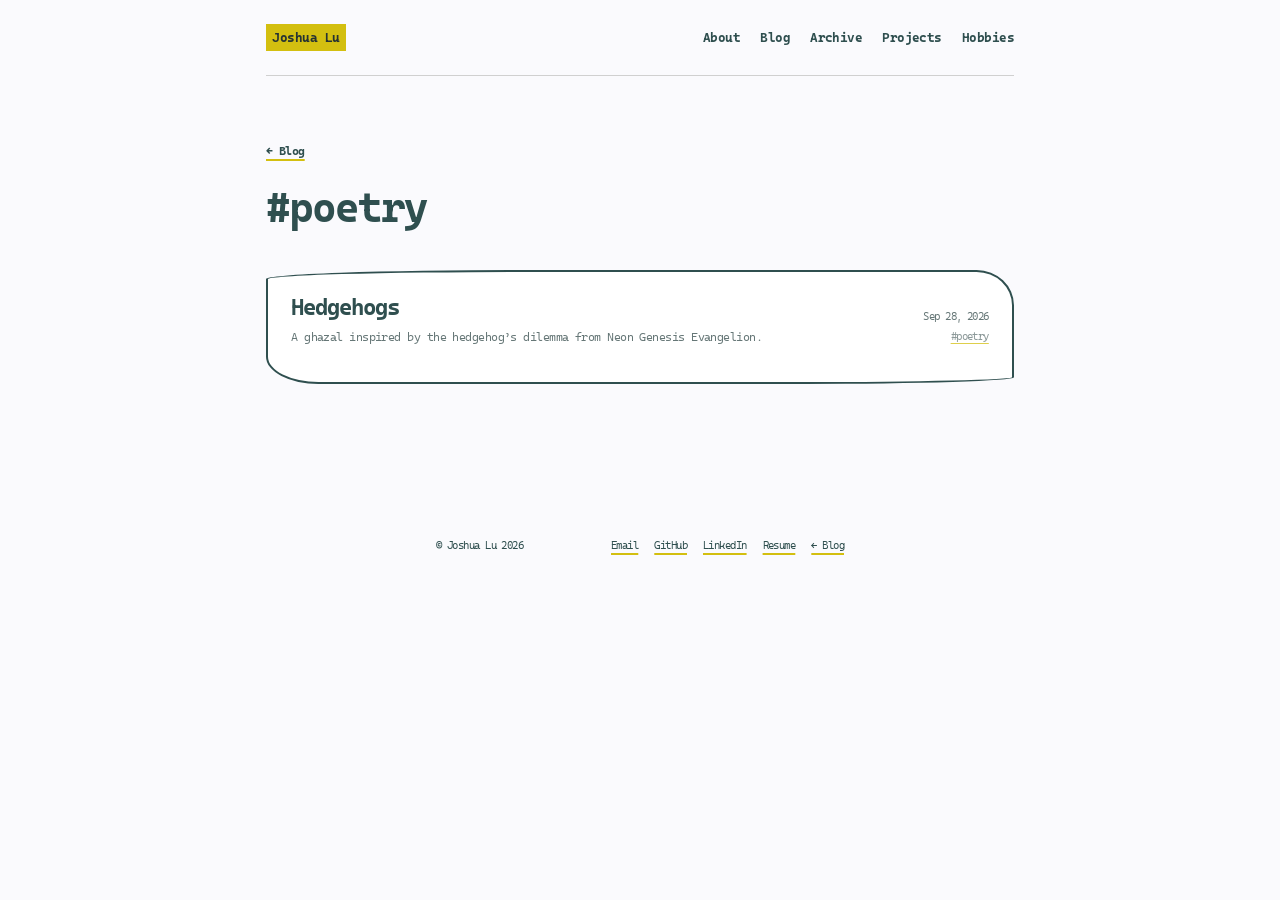
<file: tag/poetry.html>
<!doctype html>
<html lang="en">
<head>
  <meta charset="utf-8" />
  <meta name="viewport" content="width=device-width, initial-scale=1, viewport-fit=cover" />
  <meta name="color-scheme" content="light dark" />
  <meta name="theme-color" content="#fafafd" media="(prefers-color-scheme: light)" />
  <meta name="theme-color" content="#2e2e38" media="(prefers-color-scheme: dark)" />
  <link rel="icon" href="../favicon.svg" type="image/svg+xml" />
  <link rel="preconnect" href="https://fonts.googleapis.com">
  <link rel="preconnect" href="https://fonts.gstatic.com" crossorigin>
  <link href="https://fonts.googleapis.com/css2?family=Cascadia+Mono:ital,wght@0,350;0,500;0,700;1,350&display=swap" rel="stylesheet">
  <link rel="stylesheet" href="../styles.css" />
  <title>#poetry — Joshua Lu</title>
</head>
<body>
  <header class="page">
    <nav aria-label="Primary navigation">
      <a class="home-link" href="../index.html">Joshua Lu</a>
      <div class="nav-links">
        <a href="../about.html">About</a>
        <a href="../index.html#journal">Blog</a>
        <a href="../archive.html">Archive</a>
        <a href="../index.html#work">Projects</a>
        <a href="../index.html#hobbies">Hobbies</a>
      </div>
    </nav>
  </header>

  <main id="top" class="page tag-page">
    <p class="post-back"><a href="../index.html#journal">← Blog</a></p>
    <div class="section-head">
      <h1>#poetry</h1>
    </div>
    <div class="post-list">
      <article class="post">
        <div>
          <h3><a href="../blog/hedgehogs.html">Hedgehogs</a></h3>
          <p>A ghazal inspired by the hedgehog’s dilemma from Neon Genesis Evangelion.</p>
        </div>
        <div class="post-meta">
          <time datetime="2026-09-28">Sep 28, 2026</time>
          <span class="post-tags">
            <a class="tag" href="poetry.html">#poetry</a>
          </span>
        </div>
      </article>
    </div>
  </main>

  <footer class="page">
    <div class="footer-row">
      <span>© Joshua Lu 2026</span>
      <div class="footer-links">
        <a href="mailto:jlu69@ucla.edu">Email</a>
        <a href="https://github.com/GOGOJO">GitHub</a>
        <a href="https://www.linkedin.com/in/joshualu0201/">LinkedIn</a>
        <a href="../resume.pdf">Resume</a>
        <a href="../index.html#journal">← Blog</a>
      </div>
    </div>
  </footer>
</body>
</html>
</file>
<file: styles.css>
:root {
  color-scheme: light dark;
  --bg: #fafafd;
  --surface: #ffffff;
  --ink: #2f4f4f;
  --muted: #667777;
  --line: #d0d0d0;
  --accent: #d3bf10;
  --accent-soft: #f6ed7b;
  --accent-ink: #263333;
  --blue: #77b8c4;
  --coral: #f27a63;
  --radius-1: 34% 5% 28% 7% / 8% 31% 6% 24%;
  --radius-2: 8% 29% 6% 25% / 31% 5% 27% 8%;
  --radius-3: 26% 7% 32% 5% / 6% 27% 8% 35%;
  --radius-4: 5% 24% 7% 31% / 29% 8% 34% 6%;
}
@media (prefers-color-scheme: dark) {
  :root {
    --bg: #2e2e38;
    --surface: #373741;
    --ink: #fffaf0;
    --muted: #c1c0ba;
    --line: #5a5a64;
    --accent: #e1ce29;
    --accent-soft: #746f2c;
    --accent-ink: #25252d;
    --blue: #68a8b4;
    --coral: #f48670;
  }
}

* { box-sizing: border-box; }
html { scroll-behavior: smooth; }
body {
  margin: 0;
  min-width: 320px;
  overflow-x: hidden;
  background: var(--bg);
  color: var(--ink);
  font-family: "Cascadia Mono", ui-monospace, SFMono-Regular, Menlo, Consolas, monospace;
  font-size: 18px;
  font-weight: 350;
  line-height: 1.8;
  letter-spacing: -.05ch;
}
a {
  color: inherit;
  text-decoration-color: var(--accent);
  text-decoration-thickness: 2px;
  text-underline-offset: 4px;
}
a:hover { text-decoration-style: wavy; }
a:focus-visible { outline: 3px solid var(--accent); outline-offset: 5px; }
h1, h2, h3, p { margin-top: 0; }
h1, h2, h3 { line-height: 1.05; letter-spacing: -.08ch; }
h1, h2 { font-size: clamp(1.65rem, 4vw, 2.4rem); margin: 0; font-weight: 900; }
  .about-page h1 { font-size: clamp(2.2rem, 7vw, 3.6rem); }
h3 { font-size: clamp(1.25rem, 3vw, 1.8rem); font-weight: 900; }
code { font: inherit; background: var(--accent-soft); color: var(--accent-ink); padding: .08em .35em; }

.page {
  width: min(100% - 10vw, 68ch);
  margin-inline: auto;
}
.outdent {
  width: min(100% - 10vw, 86ch);
  margin-inline: auto;
}

nav {
  display: flex;
  flex-wrap: wrap;
  align-items: center;
  justify-content: space-between;
  gap: .7rem 1.2rem;
  padding-block: clamp(1rem, 3vw, 1.5rem);
  border-bottom: 1px solid var(--line);
  font-size: .82rem;
  font-weight: 700;
}
nav a { text-decoration: none; }
nav a:hover { text-decoration: underline wavy 2px var(--accent); text-underline-offset: 5px; }
.home-link { background: var(--accent); color: var(--accent-ink); padding: .1rem .4rem; }
.nav-links { display: flex; flex-wrap: wrap; gap: .5rem 1.25rem; }

.hero {
  padding-block: clamp(3rem, 10vw, 7rem) clamp(2.5rem, 8vw, 5rem);
}
.hero-name {
  margin: 0 0 clamp(2rem, 5vw, 3.5rem);
  font-size: clamp(4rem, 16vw, 10rem);
  font-weight: 900;
  line-height: .78;
  letter-spacing: -.12em;
  color: var(--bg);
  -webkit-text-stroke: clamp(2px, .3vw, 4px) var(--ink);
  text-shadow: .04em .04em 0 var(--accent);
  transform: rotate(-1deg);
  overflow-wrap: anywhere;
}
.hero-copy {
  width: min(100%, 52ch);
  margin-left: auto;
  font-size: clamp(1rem, 2.2vw, 1.25rem);
}
.hero-copy strong { background: var(--accent); color: var(--accent-ink); padding-inline: .15em; }

    section { padding-block: clamp(2.5rem, 8vw, 5.5rem); scroll-margin-top: 1rem; }
section + section { border-top: 1px solid var(--line); }
.section-head {
  display: flex;
  align-items: baseline;
  justify-content: space-between;
  gap: 1rem;
  margin-bottom: clamp(1.5rem, 4vw, 2.5rem);
}
.section-head > a, .section-label { font-size: .72rem; color: var(--muted); }
.section-intro { max-width: 58ch; color: var(--muted); margin: -1rem 0 2rem; font-size: .88rem; }

.post-list { display: grid; gap: 1rem; }
.post {
  display: grid;
  grid-template-columns: minmax(0, 1fr) auto;
  gap: .8rem 1.5rem;
  padding: clamp(1rem, 3vw, 1.45rem);
  color: inherit;
  border: 2px solid var(--ink);
  background: var(--surface);
}
.post:nth-child(1) { border-radius: var(--radius-1); }
.post:nth-child(2) { border-radius: var(--radius-2); }
.post:nth-child(3) { border-radius: var(--radius-3); }
.post:nth-child(4) { border-radius: var(--radius-4); }
.post:hover { background: var(--accent); color: var(--accent-ink); }
.post h3 { margin: 0 0 .45rem; font-size: clamp(1.05rem, 3vw, 1.45rem); }
.post h3 a { text-decoration: none; }
.post h3 a:hover { text-decoration: underline wavy 2px var(--accent-ink); text-underline-offset: 5px; }
.post p { grid-column: 1; margin: 0; color: var(--muted); font-size: .78rem; line-height: 1.55; }
.post:hover p, .post:hover .post-meta, .post:hover .tag { color: var(--accent-ink); }
.post-meta {
  grid-column: 2;
  grid-row: 1 / span 2;
  align-self: center;
  color: var(--muted);
  font-size: .67rem;
  text-align: right;
  line-height: 1.55;
}
.post-meta time { display: block; white-space: nowrap; }
.post-tags { display: block; margin-top: .2rem; }
.tag {
  color: inherit;
  opacity: .75;
  font-weight: 350;
  text-decoration-thickness: 1px;
  text-underline-offset: 3px;
}
.tag:hover { opacity: 1; text-decoration-style: wavy; }

.project-grid {
  display: grid;
  grid-template-columns: repeat(auto-fill, minmax(240px, 1fr));
  gap: 1rem;
}
.project-card { min-width: 0; max-width: 320px; }
.project-art {
  position: relative;
  overflow: hidden;
  aspect-ratio: 1;
  border: 2px solid var(--ink);
  background: var(--surface);
  filter: saturate(0);
  transition: filter .25s ease, transform .25s ease;
}
.project-card:nth-child(1) .project-art { border-radius: var(--radius-1); background: var(--blue); }
.project-card:nth-child(2) .project-art { border-radius: var(--radius-3); background: var(--coral); }
.project-card:nth-child(3) .project-art { border-radius: var(--radius-2); background: var(--accent); }
.project-card:hover .project-art, .project-card:focus-within .project-art { filter: saturate(1); transform: rotate(-1deg); }
.project-art-link { position: absolute; inset: 0; color: inherit; }
.project-art svg { position: absolute; inset: 10%; width: 80%; height: 80%; }
.project-card h3 { margin: .9rem 0 .25rem; font-size: 1rem; }
.project-card p { color: var(--muted); font-size: .7rem; line-height: 1.5; }
.project-card .tag { display: block; margin-top: .7rem; font-size: .62rem; color: var(--muted); }
.archived-head { margin-top: clamp(2.5rem, 6vw, 4rem); }
.project-card-archived .project-art { opacity: .85; }


.playground {
  display: grid;
  grid-template-columns: 1fr 1fr;
  gap: clamp(1.5rem, 5vw, 3rem);
  align-items: center;
}
.canvas {
  min-height: 360px;
  position: relative;
  overflow: hidden;
  border: 2px solid var(--ink);
  border-radius: var(--radius-4);
  background: var(--accent);
  color: var(--accent-ink);
  display: grid;
  place-items: center;
  text-align: center;
  padding: 1.5rem;
}
.canvas-word {
  font-weight: 900;
  font-size: clamp(1.35rem, 4vw, 2.1rem);
  letter-spacing: -.04ch;
  line-height: 1.15;
}
.canvas-word small {
  display: block;
  margin-top: .45rem;
  font-size: .55em;
  font-weight: 700;
  opacity: .75;
  letter-spacing: 0;
}
.play-copy h3 { font-size: clamp(1.45rem, 4vw, 2.1rem); }
.play-copy p { color: var(--muted); font-size: .85rem; }
.play-list { list-style: none; padding: 0; margin: 1.5rem 0 0; border-top: 1px solid var(--line); }
.play-list li { display: flex; justify-content: space-between; gap: 1rem; padding: .7rem 0; border-bottom: 1px solid var(--line); font-size: .74rem; }
.play-list span:last-child { color: var(--muted); }

.about-grid {
  display: grid;
  grid-template-columns: minmax(0, 1.7fr) minmax(12rem, .7fr);
  gap: clamp(2rem, 6vw, 4rem);
  align-items: start;
}
.about-copy {
  font-size: clamp(1rem, 2.1vw, 1.15rem);
  line-height: 1.75;
  max-width: 62ch;
}
.about-copy p { margin: 0 0 1.25em; }
.about-copy p:last-child { margin-bottom: 0; }
.facts {
  list-style: none;
  padding: 0;
  margin: 0;
  border-top: 1px solid var(--line);
  position: sticky;
  top: 1.25rem;
}
.facts li { padding: .65rem 0; border-bottom: 1px solid var(--line); font-size: .72rem; }
.facts small { display: block; color: var(--muted); font-size: .6rem; font-weight: 700; }

footer { padding-block: clamp(2rem, 6vw, 4rem) max(2rem, env(safe-area-inset-bottom)); font-size: .68rem; }
.footer-row { display: flex; flex-wrap: wrap; justify-content: space-between; gap: 1rem 2rem; }
.footer-links { display: flex; flex-wrap: wrap; gap: .4rem 1rem; }

@media (max-width: 760px) {
  body { font-size: 16px; }
  .page, .outdent { width: min(100% - 2rem, 68ch); }
  nav { justify-content: flex-start; }
  .home-link { width: 100%; }
  .hero-name { line-height: .84; }
  .project-grid { grid-template-columns: repeat(2, minmax(0, 1fr)); }
  .project-card:last-child { grid-column: 1 / -1; width: calc(50% - .5rem); }
  .playground, .about-grid { grid-template-columns: 1fr; }
  .post { grid-template-columns: 1fr; }
  .post-meta { grid-column: 1; grid-row: auto; text-align: left; }
}
@media (max-width: 480px) {
  .nav-links { gap: .35rem 1rem; }
  .hero-name { font-size: clamp(3.6rem, 22vw, 6rem); }
  .section-head { align-items: flex-start; }
  .project-grid { grid-template-columns: 1fr; }
  .project-card:last-child { grid-column: auto; width: auto; }
  .project-art { aspect-ratio: 4 / 3; }
  .canvas { min-height: 300px; }
}
@media (prefers-reduced-motion: reduce) {
  html { scroll-behavior: auto; }
  .project-art { transition: none; }
}

/* About page */
.about-page {
  padding-block: clamp(2.5rem, 8vw, 5.5rem);
  width: min(100% - 10vw, 78ch);
}
.about-page .section-head {
  margin-bottom: clamp(1.25rem, 3vw, 1.75rem);
}
.about-photo-wrap {
  margin: 0 0 clamp(1.75rem, 4vw, 2.75rem);
}
.about-photo {
  display: block;
  width: 100%;
  height: auto;
  max-height: none;
  object-fit: cover;
  object-position: center 30%;
  aspect-ratio: 16 / 10;
  border: 2px solid var(--ink);
  border-radius: var(--radius-2);
}

/* Blog post page */
.post-page {
  padding-block: clamp(2rem, 6vw, 4rem) clamp(2.5rem, 8vw, 5.5rem);
  width: min(100% - 10vw, 68ch);
}
.post-back {
  margin: 0 0 1.5rem;
  font-size: .78rem;
  font-weight: 700;
}
.post-header {
  margin-bottom: clamp(1.5rem, 4vw, 2.5rem);
  padding-bottom: 1.25rem;
  border-bottom: 1px solid var(--line);
}
.post-header h1 {
  font-size: clamp(1.8rem, 5vw, 2.6rem);
  margin: 0 0 .75rem;
  line-height: 1.15;
}
.post-date {
  margin: 0;
  color: var(--muted);
  font-size: .78rem;
  font-weight: 700;
}
.post-date .tag { font-weight: 350; }
.movie-meta {
  margin: .55rem 0 0;
  font-size: .82rem;
  font-weight: 700;
}
.movie-rating {
  color: var(--accent-ink);
  background: var(--accent);
  padding: .05em .35em;
  letter-spacing: .08em;
}
.post-body {
  font-size: clamp(1rem, 2.1vw, 1.12rem);
  line-height: 1.8;
  max-width: 62ch;
}
.post-body p { margin: 0 0 1.25em; }
.post-body p:last-child { margin-bottom: 0; }

.poem {
  margin: 2rem 0 0;
  padding: 1.25rem 0 0;
  border-top: 1px solid var(--line);
}
.poem-title {
  font-size: clamp(1.15rem, 3vw, 1.45rem);
  margin: 0 0 1.25rem;
}
.poem p {
  margin: 0 0 1.1em;
  line-height: 1.65;
}
.poem p:last-child { margin-bottom: 0; }

/* Tag pages */
.tag-page {
  padding-block: clamp(2rem, 6vw, 4rem) clamp(2.5rem, 8vw, 5.5rem);
}
.tag-page .section-head h1 {
  font-size: clamp(1.8rem, 5vw, 2.6rem);
}

/* Archive page */
.archive-page {
  padding-block: clamp(2rem, 6vw, 4rem) clamp(2.5rem, 8vw, 5.5rem);
  width: min(100% - 10vw, 68ch);
}
.archive-page .section-head h1 {
  font-size: clamp(1.8rem, 5vw, 2.6rem);
}
.archive-tags {
  margin: 0 0 clamp(2rem, 5vw, 3rem);
  padding-bottom: 1.25rem;
  border-bottom: 1px solid var(--line);
}
.archive-tags summary {
  cursor: pointer;
  font-size: .78rem;
  font-weight: 700;
  color: var(--muted);
  list-style: none;
}
.archive-tags summary::-webkit-details-marker { display: none; }
.archive-tags summary::before {
  content: "▸ ";
  display: inline-block;
  transition: transform .15s ease;
}
.archive-tags[open] summary::before { transform: rotate(90deg); }
.archive-tag-list {
  display: flex;
  flex-wrap: wrap;
  gap: .45rem .9rem;
  margin-top: .9rem;
}
.archive-tag-list .tag {
  font-size: .85rem;
}
.timeline-year { margin-top: clamp(1.5rem, 4vw, 2.5rem); }
.timeline-title {
  margin: 0 0 1.25rem;
  font-size: clamp(1.35rem, 3.5vw, 1.8rem);
}
</file>
